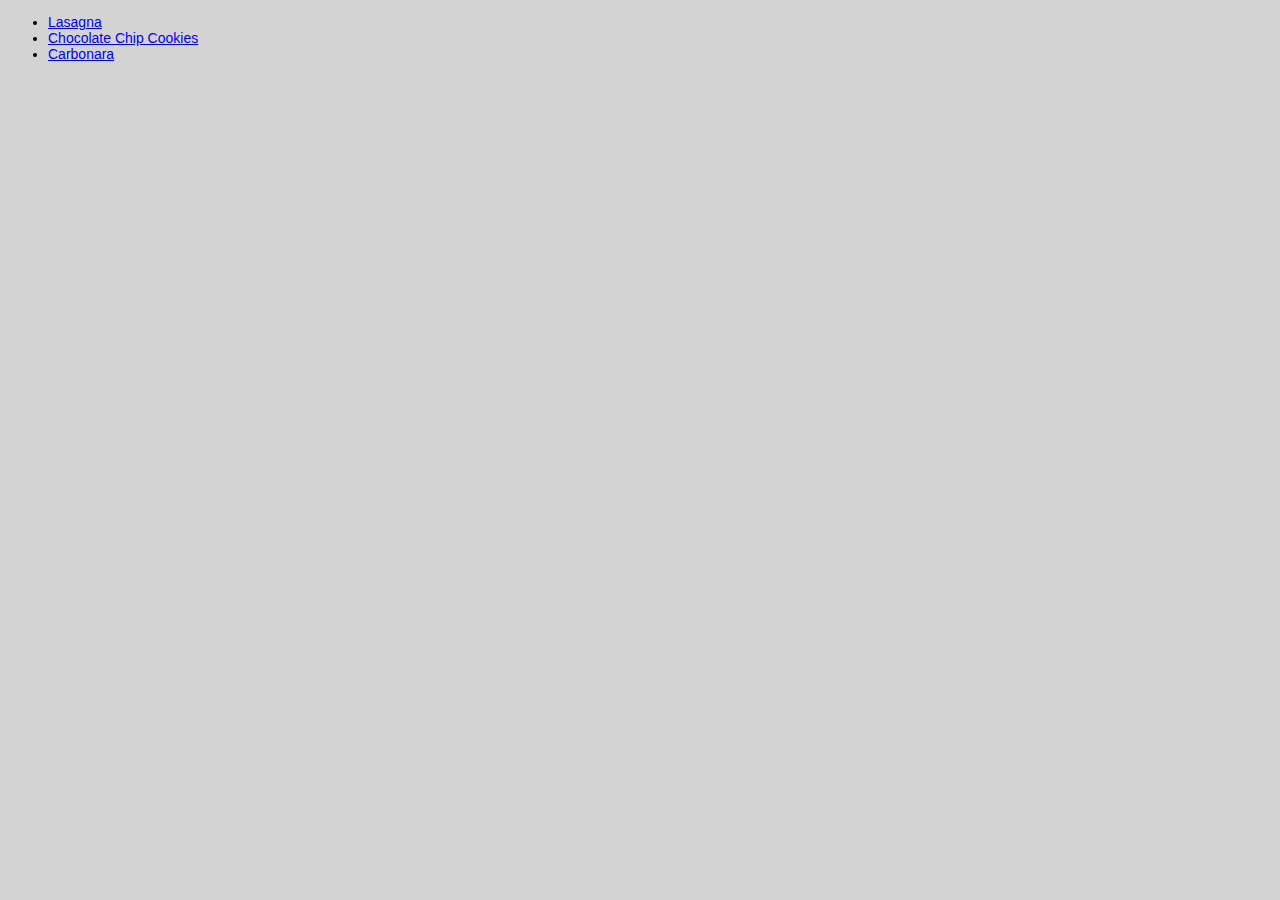
<file: index.html>
<!DOCTYPE html>
<html lang="en">
    <head>
        <meta charset="UTF-8">
        <title>Recipes</title>
        <link rel="Stylesheet" href="styles.css">
    </head>
    
    <body>
        <ul>
            <li><a href="recipes/lasagna.html">Lasagna</a></li> 
            <li><a href="recipes/chocolate_cookies.html">Chocolate Chip Cookies</a></li>
            <li><a href="recipes/carbonara.html">Carbonara</a></li>
        </ul>
    </body>
    
</html>
</file>
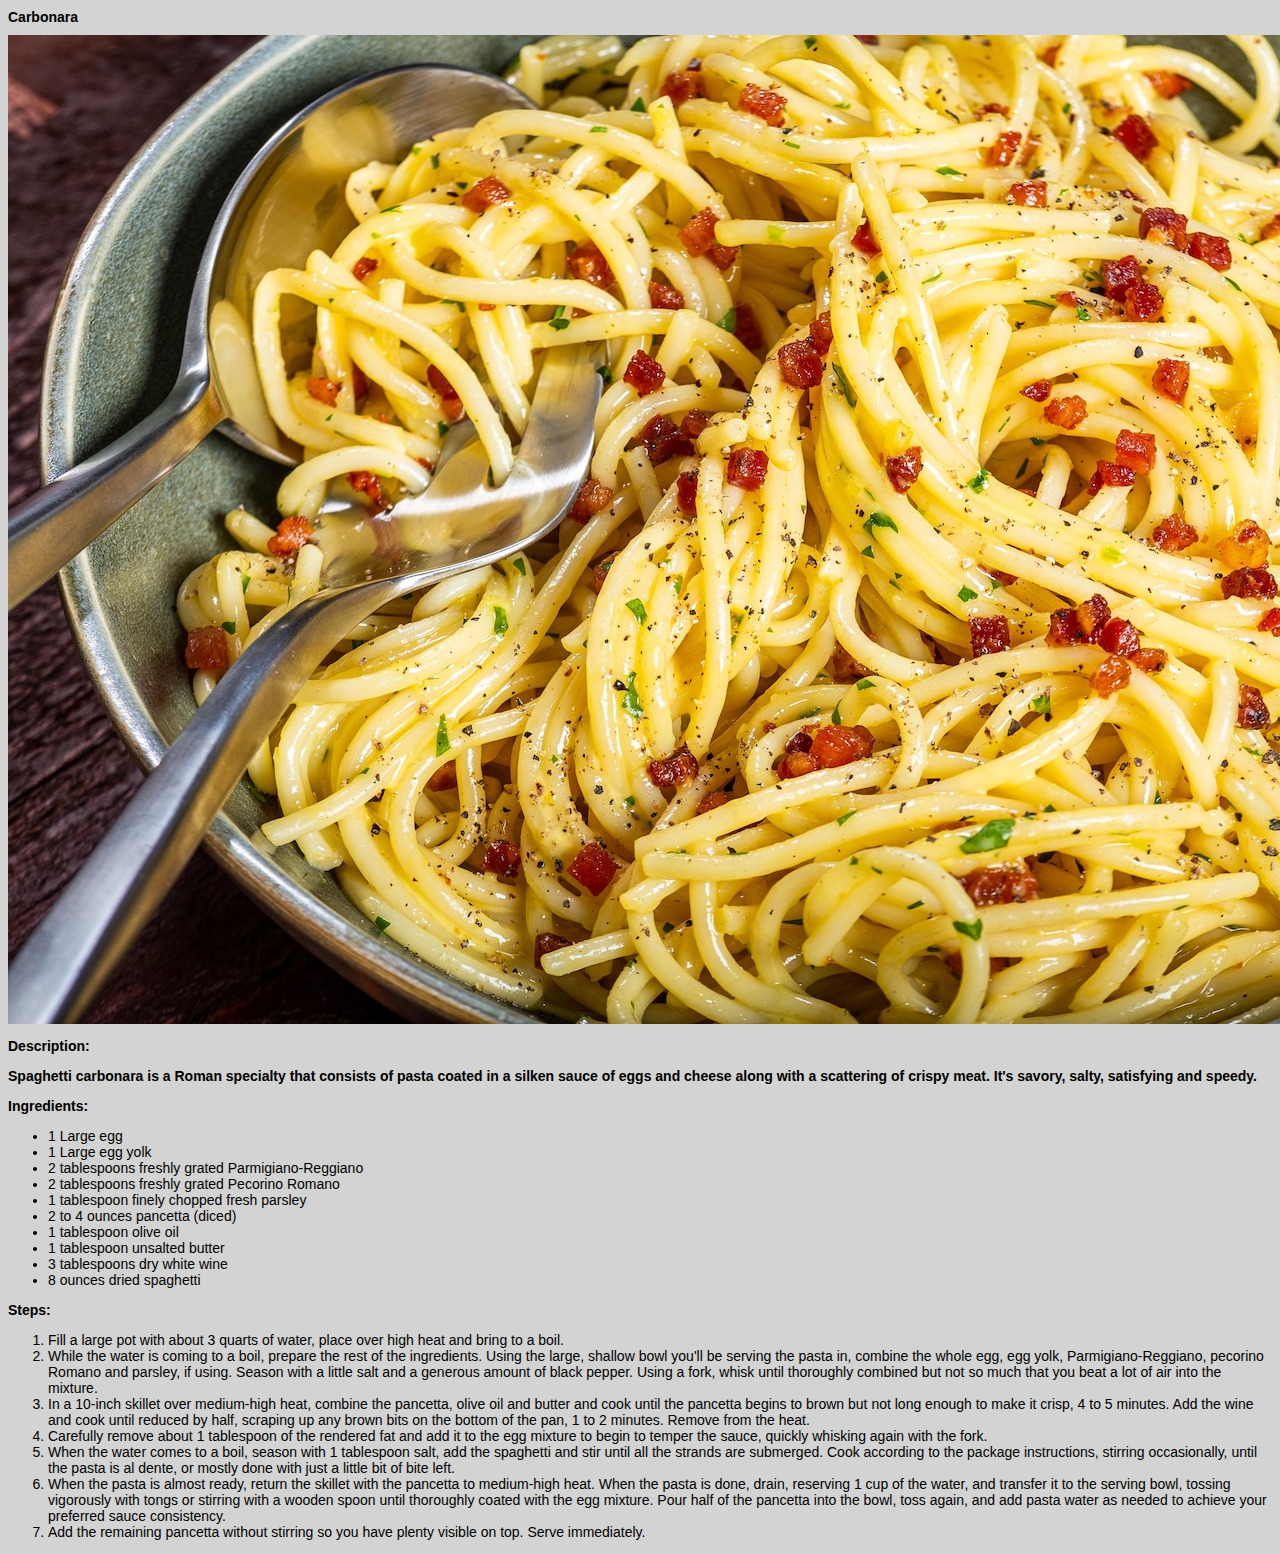
<file: recipes/carbonara.html>
<!DOCTYPE html>
<html lang="en">
    <head>
        <meta charset="UTF-8">
        <link rel="Stylesheet" href="../styles.css">
    </head>

    <body>
        <h1>Carbonara</h1>
        <img src="../assets/carbonara.jpg" alt="Image of Spaghetti Carbonara">
        <h2>Description:</h2>
        <h3>
            <p>Spaghetti carbonara is a Roman specialty that consists of pasta coated in a silken sauce of eggs and cheese along with a scattering of crispy meat. It's savory, salty, satisfying and speedy.</p>
        </h3>

        <h2>Ingredients:</h2>
            <ul>
                <li>1 Large egg</li>
                <li>1 Large egg yolk</li>
                <li>2 tablespoons freshly grated Parmigiano-Reggiano</li>
                <li>2 tablespoons freshly grated Pecorino Romano</li>
                <li>1 tablespoon finely chopped fresh parsley</li>
                <li>2 to 4 ounces pancetta (diced)</li>
                <li>1 tablespoon olive oil</li>
                <li>1 tablespoon unsalted butter</li>
                <li>3 tablespoons dry white wine</li>
                <li>8 ounces dried spaghetti</li>
            </ul>
        <h2>
            Steps:
        </h2>
            <ol>
                <li>Fill a large pot with about 3 quarts of water, place over high heat and bring to a boil.</li>
                <li>While the water is coming to a boil, prepare the rest of the ingredients. Using the large, shallow bowl you'll be serving the pasta in, combine the whole egg, egg yolk, Parmigiano-Reggiano, pecorino Romano and parsley, if using. Season with a little salt and a generous amount of black pepper. Using a fork, whisk until thoroughly combined but not so much that you beat a lot of air into the mixture.</li>
                <li>In a 10-inch skillet over medium-high heat, combine the pancetta, olive oil and butter and cook until the pancetta begins to brown but not long enough to make it crisp, 4 to 5 minutes. Add the wine and cook until reduced by half, scraping up any brown bits on the bottom of the pan, 1 to 2 minutes. Remove from the heat.</li>
                <li>Carefully remove about 1 tablespoon of the rendered fat and add it to the egg mixture to begin to temper the sauce, quickly whisking again with the fork.</li>
                <li>When the water comes to a boil, season with 1 tablespoon salt, add the spaghetti and stir until all the strands are submerged. Cook according to the package instructions, stirring occasionally, until the pasta is al dente, or mostly done with just a little bit of bite left.</li>
                <li>When the pasta is almost ready, return the skillet with the pancetta to medium-high heat. When the pasta is done, drain, reserving 1 cup of the water, and transfer it to the serving bowl, tossing vigorously with tongs or stirring with a wooden spoon until thoroughly coated with the egg mixture. Pour half of the pancetta into the bowl, toss again, and add pasta water as needed to achieve your preferred sauce consistency.</li>
                <li>Add the remaining pancetta without stirring so you have plenty visible on top. Serve immediately.</li>
            </ol>
    </body>
</html>
</file>
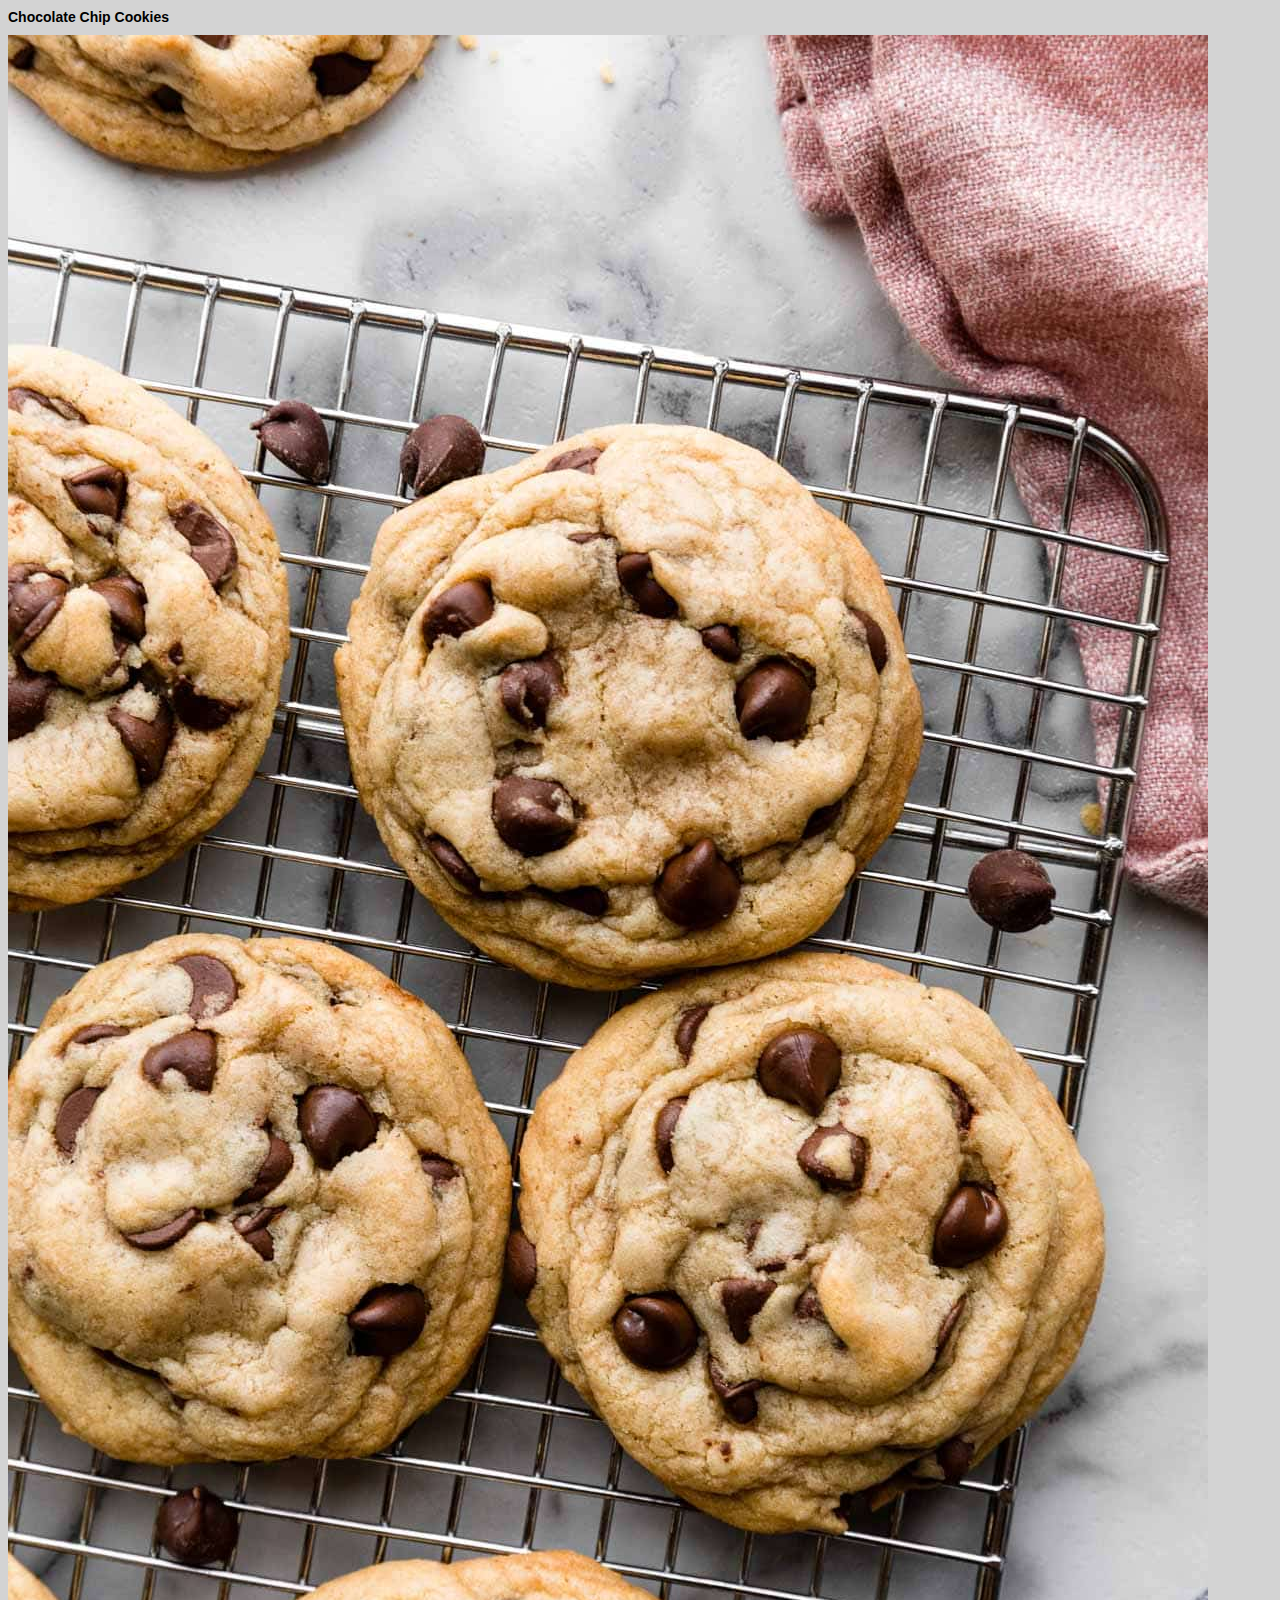
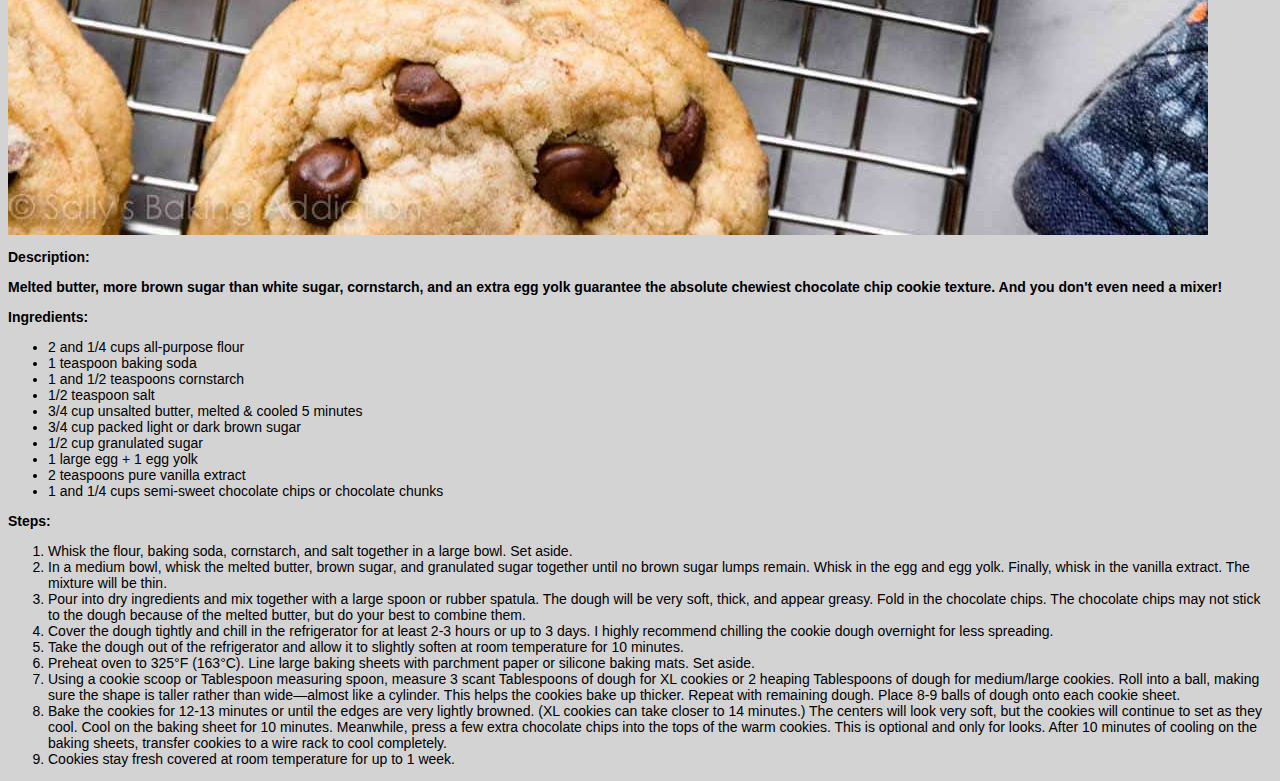
<file: recipes/chocolate_cookies.html>
<!DOCTYPE html>
<html lang="en">
    <head>
        <meta charset="UTF-8">
        <link rel="Stylesheet" href="../styles.css">
    </head>

    <body>
        <h1>Chocolate Chip Cookies</h1>
        <img src="../assets/chocolate_cookies.jpg" alt="Image of Chocolate Chip Cookies">
        <h2>Description:</h2>
        <h3>
            <p>Melted butter, more brown sugar than white sugar, cornstarch, and an extra egg yolk guarantee the absolute chewiest chocolate chip cookie texture. And you don't even need a mixer!</p>
        </h3>
        <h2>
            Ingredients:
        </h2>
            <ul>
                <li>2 and 1/4 cups all-purpose flour</li>
                <li>1 teaspoon baking soda</li>
                <li>1 and 1/2 teaspoons cornstarch</li>
                <li>1/2 teaspoon salt</li>
                <li>3/4 cup unsalted butter, melted & cooled 5 minutes</li>
                <li>3/4 cup packed light or dark brown sugar</li>
                <li>1/2 cup granulated sugar</li>
                <li>1 large egg + 1 egg yolk</li>
                <li>2 teaspoons pure vanilla extract</li>
                <li>1 and 1/4 cups semi-sweet chocolate chips or chocolate chunks</li>
            </ul>
        <h2>
            Steps:
        </h2>
            <ol>
                <li>Whisk the flour, baking soda, cornstarch, and salt together in a large bowl. Set aside.</li>
                <li>In a medium bowl, whisk the melted butter, brown sugar, and granulated sugar together until no brown sugar lumps remain. Whisk in the egg and egg yolk. Finally, whisk in the vanilla extract. The mixture will be thin. </li>
                <li>Pour into dry ingredients and mix together with a large spoon or rubber spatula. The dough will be very soft, thick, and appear greasy. Fold in the chocolate chips. The chocolate chips may not stick to the dough because of the melted butter, but do your best to combine them.</li>
                <li>Cover the dough tightly and chill in the refrigerator for at least 2-3 hours or up to 3 days. I highly recommend chilling the cookie dough overnight for less spreading.</li>
                <li>Take the dough out of the refrigerator and allow it to slightly soften at room temperature for 10 minutes.</li>
                <li>Preheat oven to 325°F (163°C). Line large baking sheets with parchment paper or silicone baking mats. Set aside.</li>
                <li>Using a cookie scoop or Tablespoon measuring spoon, measure 3 scant Tablespoons of dough for XL cookies or 2 heaping Tablespoons of dough for medium/large cookies. Roll into a ball, making sure the shape is taller rather than wide—almost like a cylinder. This helps the cookies bake up thicker. Repeat with remaining dough. Place 8-9 balls of dough onto each cookie sheet. </li>
                <li>Bake the cookies for 12-13 minutes or until the edges are very lightly browned. (XL cookies can take closer to 14 minutes.) The centers will look very soft, but the cookies will continue to set as they cool. Cool on the baking sheet for 10 minutes. Meanwhile, press a few extra chocolate chips into the tops of the warm cookies. This is optional and only for looks. After 10 minutes of cooling on the baking sheets, transfer cookies to a wire rack to cool completely.</li>
                <li>Cookies stay fresh covered at room temperature for up to 1 week.</li>
            </ol>
    </body>
</html>
</file>
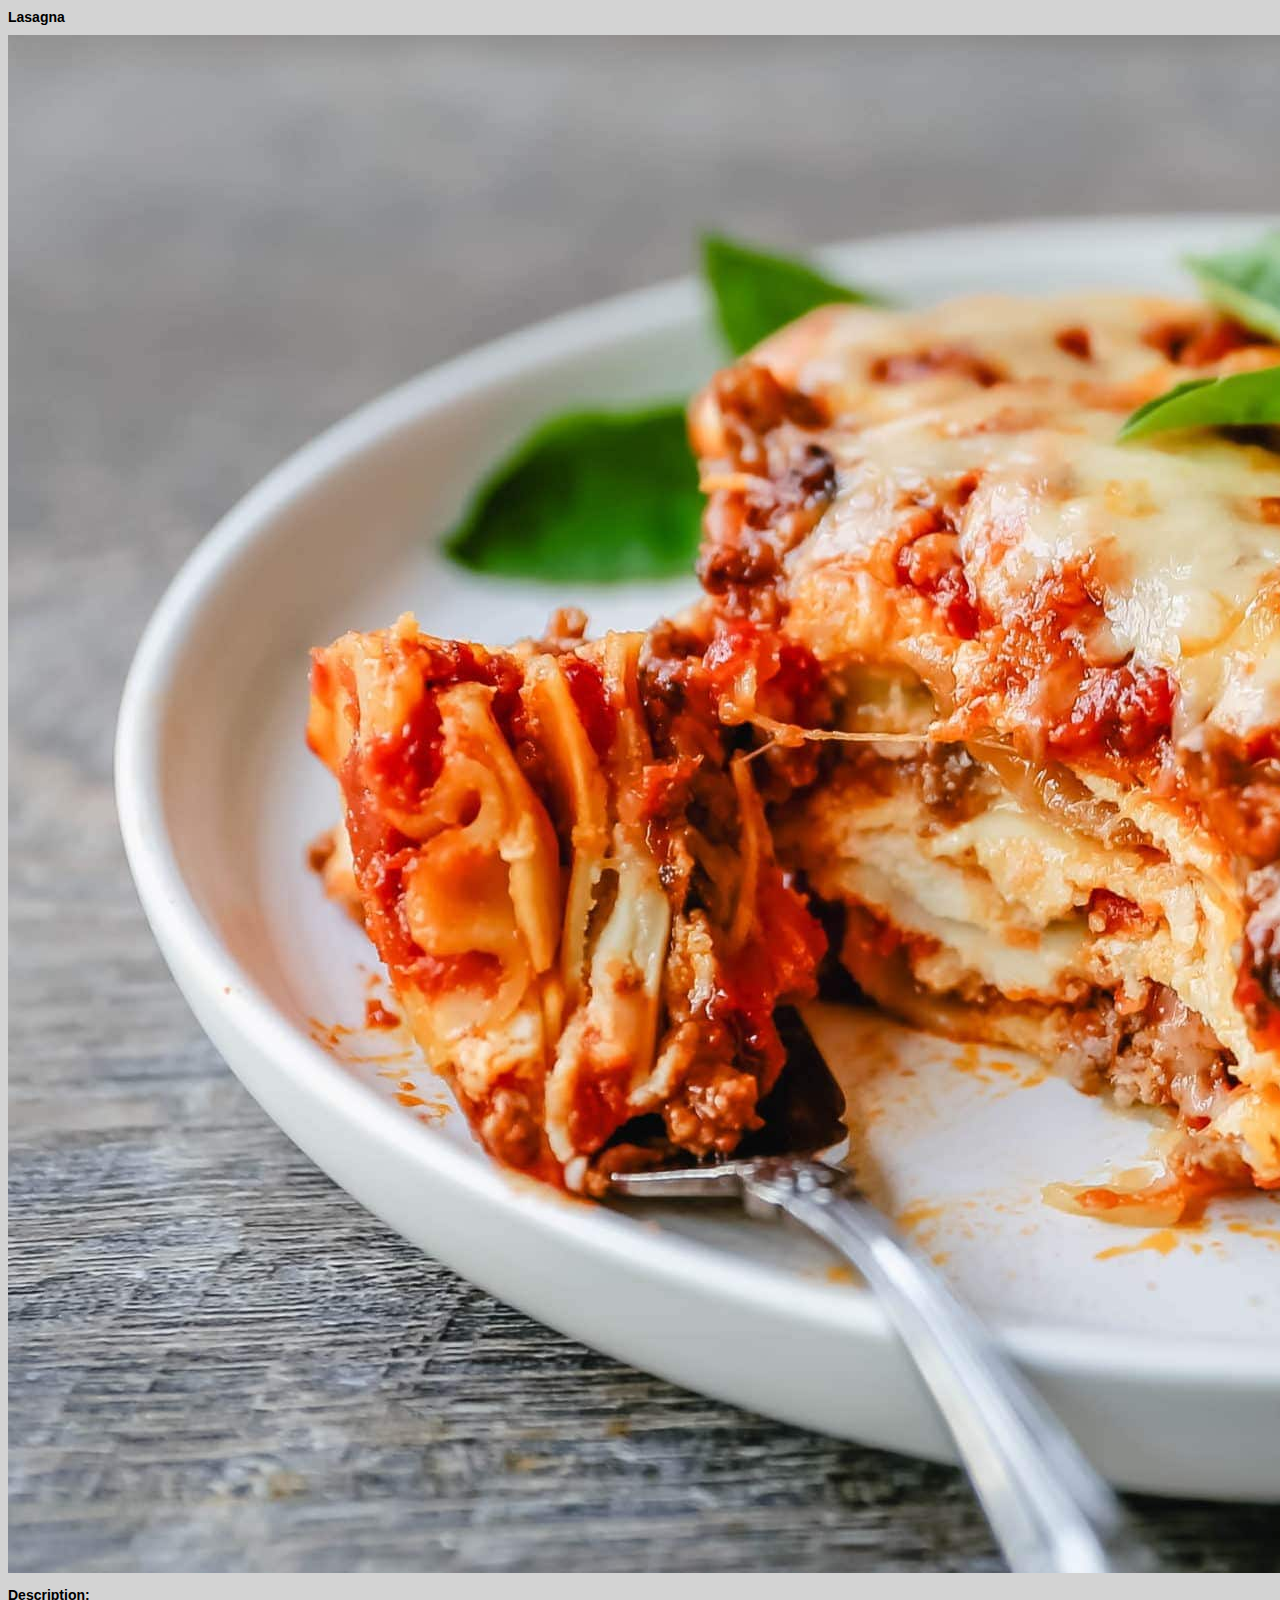
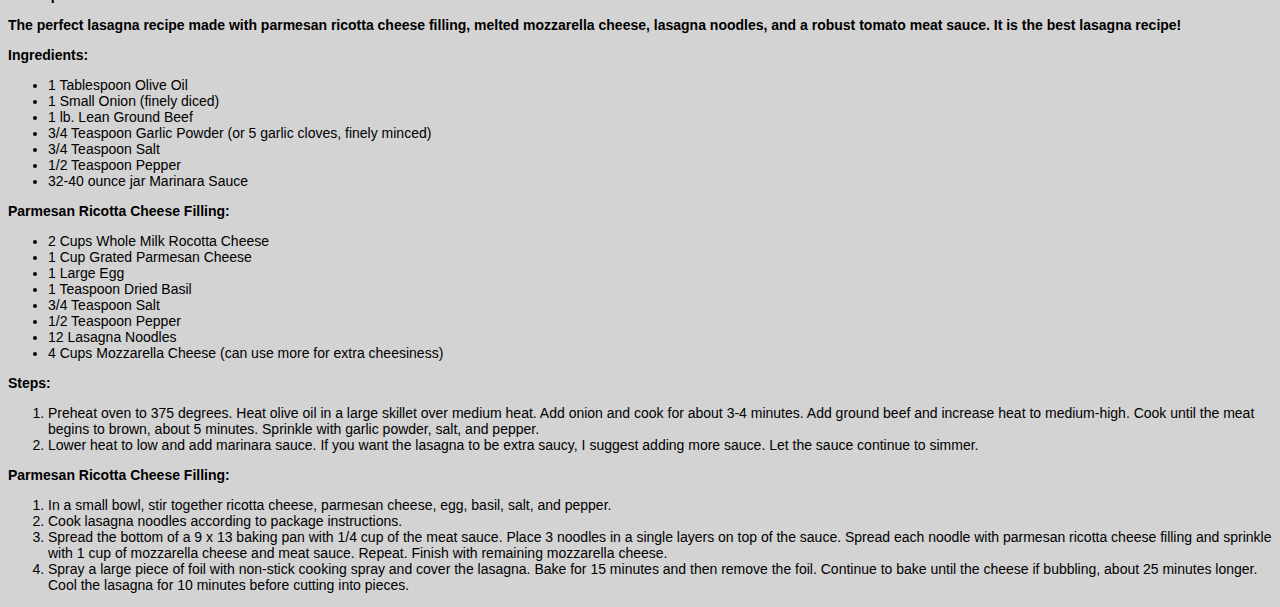
<file: recipes/lasagna.html>
<!DOCTYPE html>
<html lang="en">
    <head>
        <meta charset="UTF-8">
        <title>Lasagna</title>
        <link rel="Stylesheet" href="../styles.css">
    </head>

    <body>
        <h1>Lasagna</h1>
        <img src="../assets/lasagna.jpg" alt="Picture of a lasagna">
        <h2>Description:</h2>
        <h3>
            <p>
                The perfect lasagna recipe made with parmesan ricotta cheese filling, melted mozzarella cheese, lasagna noodles, and a robust tomato meat sauce. It is the best lasagna recipe!
            </p>
        </h3>   
        <h2>
            Ingredients:
        </h2>
            <ul>
                <li>1 Tablespoon Olive Oil</li>
                <li>1 Small Onion (finely diced)</li>
                <li>1 lb. Lean Ground Beef</li>
                <li>3/4 Teaspoon Garlic Powder (or 5 garlic cloves, finely minced)</li>
                <li>3/4 Teaspoon Salt</li>
                <li>1/2 Teaspoon Pepper</li>
                <li>32-40 ounce jar Marinara Sauce</li>
            </ul>
            <h2>Parmesan Ricotta Cheese Filling:</h2>
            <ul>
                <li>2 Cups Whole Milk Rocotta Cheese</li>
                <li>1 Cup Grated Parmesan Cheese</li>
                <li>1 Large Egg</li>
                <li>1 Teaspoon Dried Basil</li>
                <li>3/4 Teaspoon Salt</li>
                <li>1/2 Teaspoon Pepper</li>
                <li>12 Lasagna Noodles</li>
                <li>4 Cups Mozzarella Cheese (can use more for extra cheesiness)</li>
            </ul>
        <h2>Steps:</h2>
            <ol>
                <li>Preheat oven to 375 degrees.  Heat olive oil in a large skillet over medium heat.  Add onion and cook for about 3-4 minutes. Add ground beef and increase heat to medium-high.  Cook until the meat begins to brown, about 5 minutes.  Sprinkle with garlic powder, salt, and pepper.</li>
                <li>Lower heat to low and add marinara sauce. If you want the lasagna to be extra saucy, I suggest adding more sauce. Let the sauce continue to simmer.</li>
            </ol>
        <h3> Parmesan Ricotta Cheese Filling:</h3>
            <ol>
                <li>In a small bowl, stir together ricotta cheese, parmesan cheese, egg, basil, salt, and pepper.</li>
                <li>Cook lasagna noodles according to package instructions.</li>
                <li>Spread the bottom of a 9 x 13 baking pan with 1/4 cup of the meat sauce. Place 3 noodles in a single layers on top of the sauce.  Spread each noodle with parmesan ricotta cheese filling and sprinkle with 1 cup of mozzarella cheese and meat sauce.  Repeat.  Finish with remaining mozzarella cheese.</li>
                <li>Spray a large piece of foil with non-stick cooking spray and cover the lasagna. Bake for 15 minutes and then remove the foil. Continue to bake until the cheese if bubbling, about 25 minutes longer. Cool the lasagna for 10 minutes before cutting into pieces.</li>
            </ol>
        
    </body>
</html>
</file>
<file: styles.css>
/* styles RETURNT TO LATER */

* {
    background-color: lightgray;
    font-family: Helvetica, "Times New Roman", sans-serif;
    font-size: 14px;
    
}

a:hover {
    background-color: bisque;
    color: goldenrod;
}

a:visited{
    color: darkseagreen;
}
</file>
